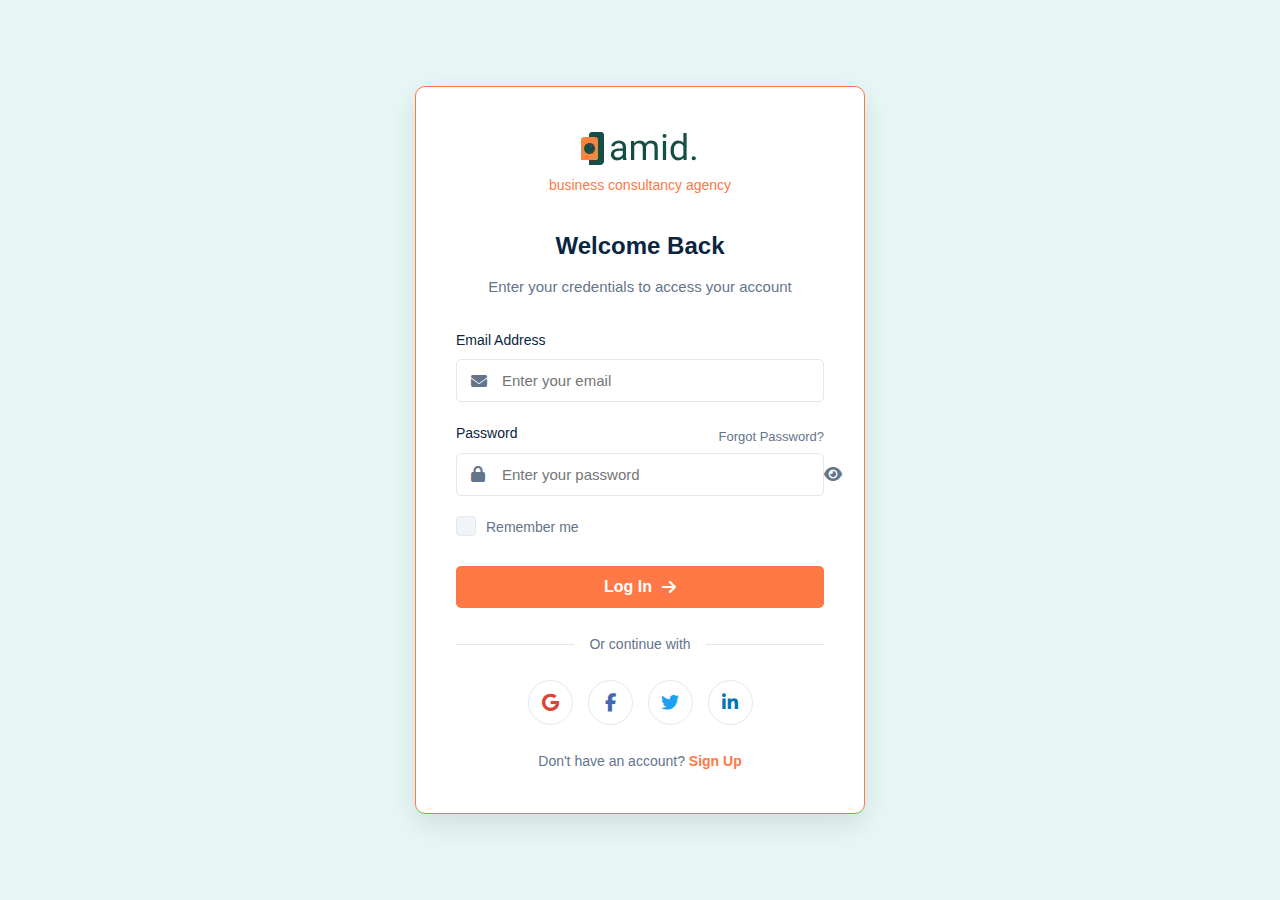
<file: login-page.html>
<!DOCTYPE html>
<html lang="en">
<head>
    <meta charset="UTF-8">
    <meta name="viewport" content="width=device-width, initial-scale=1.0">
    <title>Login - Amid Business Consultancy</title>
    <link rel="stylesheet" href="https://cdnjs.cloudflare.com/ajax/libs/font-awesome/6.4.0/css/all.min.css">
    <style>
        /* Base styles */
* {
    margin: 0;
    padding: 0;
    box-sizing: border-box;
}

body {
    font-family: 'Inter', -apple-system, BlinkMacSystemFont, 'Segoe UI', Roboto, Oxygen, Ubuntu, Cantarell, 'Open Sans', 'Helvetica Neue', sans-serif;
    line-height: 1.6;
    color: #0a2540;
    background-color: #e6f7f5;
    min-height: 100vh;
    display: flex;
    justify-content: center;
    align-items: center;
    padding: 20px;
}

/* Login Container */
.login-container {
    width: 100%;
    max-width: 450px;
}

.login-card {
    background-color: white;
    border-radius: 10px;
    border: 1px solid #ff7846;
    box-shadow: 0 10px 30px rgba(0, 0, 0, 0.1);
    padding: 40px;
}

/* Logo Section */
.logo-section {
    text-align: center;
    margin-bottom: 30px;
}

.logo {
    display: flex;
    align-items: center;
    justify-content: center;
    gap: 5px;
    margin-bottom: 5px;
}

.logo-icon {
    color: #ff7846;
    font-size: 24px;
}

.logo-text {
    font-size: 28px;
    font-weight: 700;
    color: #0a2540;
}

.tagline {
    color: #ff7846;
    font-size: 14px;
}

/* Login Form */
.login-title {
    font-size: 24px;
    font-weight: 700;
    color: #0a2540;
    margin-bottom: 10px;
    text-align: center;
}

.login-subtitle {
    color: #64748b;
    text-align: center;
    margin-bottom: 30px;
    font-size: 15px;
}

.login-form {
    margin-bottom: 25px;
}

.form-group {
    margin-bottom: 20px;
}

label {
    display: block;
    margin-bottom: 8px;
    font-weight: 500;
    color: #0a2540;
    font-size: 14px;
}

.password-label-row {
    display: flex;
    justify-content: space-between;
    align-items: center;
}

.forgot-password {
    font-size: 13px;
    color: #64748b;
    text-decoration: none;
    transition: color 0.3s ease;
}

.forgot-password:hover {
    color: #ff7846;
}

.input-with-icon {
    position: relative;
}

.input-with-icon i {
    position: absolute;
    left: 15px;
    top: 50%;
    transform: translateY(-50%);
    color: #64748b;
}

.input-with-icon input {
    width: 100%;
    padding: 12px 15px 12px 45px;
    border: 1px solid #e2e8f0;
    border-radius: 5px;
    font-size: 15px;
    transition: border-color 0.3s ease, box-shadow 0.3s ease;
}

.input-with-icon input:focus {
    outline: none;
    border-color: #ff7846;
    box-shadow: 0 0 0 3px rgba(255, 120, 70, 0.2);
}

.toggle-password {
    position: absolute;
    right: 15px;
    top: 50%;
    transform: translateY(-50%);
    background: none;
    border: none;
    color: #64748b;
    cursor: pointer;
    font-size: 16px;
}

/* Remember Me Checkbox */
.remember-me {
    display: flex;
    align-items: center;
}

.checkbox-container {
    display: flex;
    align-items: center;
    position: relative;
    padding-left: 30px;
    cursor: pointer;
    font-size: 14px;
    color: #64748b;
    user-select: none;
}

.checkbox-container input {
    position: absolute;
    opacity: 0;
    cursor: pointer;
    height: 0;
    width: 0;
}

.checkmark {
    position: absolute;
    top: 0;
    left: 0;
    height: 20px;
    width: 20px;
    background-color: #f1f5f9;
    border: 1px solid #e2e8f0;
    border-radius: 4px;
}

.checkbox-container:hover input ~ .checkmark {
    background-color: #e2e8f0;
}

.checkbox-container input:checked ~ .checkmark {
    background-color: #ff7846;
    border-color: #ff7846;
}

.checkmark:after {
    content: "";
    position: absolute;
    display: none;
}

.checkbox-container input:checked ~ .checkmark:after {
    display: block;
}

.checkbox-container .checkmark:after {
    left: 7px;
    top: 3px;
    width: 5px;
    height: 10px;
    border: solid white;
    border-width: 0 2px 2px 0;
    transform: rotate(45deg);
}

/* Login Button */
.login-btn {
    background-color: #ff7846;
    color: white;
    border: none;
    border-radius: 5px;
    padding: 12px 25px;
    font-size: 16px;
    font-weight: 600;
    cursor: pointer;
    width: 100%;
    display: flex;
    justify-content: center;
    align-items: center;
    gap: 10px;
    transition: all 0.3s ease;
}

.login-btn:hover {
    background-color: #e56a3d;
    transform: translateY(-3px);
    box-shadow: 0 5px 15px rgba(255, 120, 70, 0.3);
}

.login-btn i {
    transition: transform 0.3s ease;
}

.login-btn:hover i {
    transform: translateX(5px);
}

/* Divider */
.divider {
    display: flex;
    align-items: center;
    margin: 25px 0;
}

.divider::before,
.divider::after {
    content: "";
    flex: 1;
    border-bottom: 1px solid #e2e8f0;
}

.divider span {
    padding: 0 15px;
    color: #64748b;
    font-size: 14px;
}

/* Social Login */
.social-login {
    display: flex;
    justify-content: center;
    gap: 15px;
    margin-bottom: 25px;
}

.social-btn {
    width: 45px;
    height: 45px;
    border-radius: 50%;
    border: 1px solid #e2e8f0;
    background-color: white;
    display: flex;
    align-items: center;
    justify-content: center;
    cursor: pointer;
    transition: all 0.3s ease;
}

.social-btn:hover {
    transform: translateY(-3px);
    box-shadow: 0 5px 15px rgba(0, 0, 0, 0.1);
}

.social-btn i {
    font-size: 18px;
}

.social-btn.google i {
    color: #DB4437;
}

.social-btn.facebook i {
    color: #4267B2;
}

.social-btn.twitter i {
    color: #1DA1F2;
}

.social-btn.linkedin i {
    color: #0077B5;
}

/* Sign Up Text */
.signup-text {
    text-align: center;
    color: #64748b;
    font-size: 14px;
}

.signup-link {
    color: #ff7846;
    font-weight: 600;
    text-decoration: none;
    transition: color 0.3s ease;
}

.signup-link:hover {
    color: #e56a3d;
    text-decoration: underline;
}

/* Modal Styles */
.modal {
    display: none;
    position: fixed;
    top: 0;
    left: 0;
    width: 100%;
    height: 100%;
    background-color: rgba(0, 0, 0, 0.5);
    z-index: 1000;
    justify-content: center;
    align-items: center;
}

.modal-content {
    background-color: white;
    padding: 40px;
    border-radius: 10px;
    max-width: 400px;
    width: 90%;
    position: relative;
    text-align: center;
}

.close-btn {
    position: absolute;
    top: 15px;
    right: 20px;
    font-size: 24px;
    cursor: pointer;
    color: #64748b;
}

.success-message {
    text-align: center;
    color: #10b981;
}

.success-message i {
    font-size: 60px;
    margin-bottom: 20px;
}

.success-message h2 {
    color: #0a2540;
    margin-bottom: 10px;
}

.success-message p {
    color: #64748b;
}

/* Responsive Styles */
@media (max-width: 480px) {
    .login-card {
        padding: 30px 20px;
    }
    
    .login-title {
        font-size: 22px;
    }
    
    .social-btn {
        width: 40px;
        height: 40px;
    }
}
    </style>
</head>
<body>
    <div class="login-container">
        <div class="login-card">
            <div class="logo-section">
                <div class="logo">
                    <img src="./imgs/Logo.webp" alt="logo">
                </div>
                <p class="tagline">business consultancy agency</p>
            </div>
            
            <h1 class="login-title">Welcome Back</h1>
            <p class="login-subtitle">Enter your credentials to access your account</p>
            
            <form id="loginForm" class="login-form">
                <div class="form-group">
                    <label for="email">Email Address</label>
                    <div class="input-with-icon">
                        <i class="fas fa-envelope"></i>
                        <input type="email" id="email" name="email" placeholder="Enter your email" required>
                    </div>
                </div>
                
                <div class="form-group">
                    <div class="password-label-row">
                        <label for="password">Password</label>
                        <a href="#" class="forgot-password" aria-label="forgot-password">Forgot Password?</a>
                    </div>
                    <div class="input-with-icon">
                        <i class="fas fa-lock"></i>
                        <input type="password" id="password" name="password" placeholder="Enter your password" required>
                        <button type="button" class="toggle-password" aria-label="Toggle password visibility">
                            <i class="fas fa-eye"></i>
                        </button>
                    </div>
                </div>
                
                <div class="form-group remember-me">
                    <label class="checkbox-container">
                        <input type="checkbox" id="remember" name="remember">
                        <span class="checkmark"></span>
                        Remember me
                    </label>
                </div>
                
                <button type="submit" class="login-btn">
                    Log In
                    <i class="fas fa-arrow-right"></i>
                </button>
            </form>
            
            <div class="divider">
                <span>Or continue with</span>
            </div>
            
            <div class="social-login">
                <button class="social-btn google">
                    <i class="fab fa-google"></i>
                </button>
                <button class="social-btn facebook">
                    <i class="fab fa-facebook-f"></i>
                </button>
                <button class="social-btn twitter">
                    <i class="fab fa-twitter"></i>
                </button>
                <button class="social-btn linkedin">
                    <i class="fab fa-linkedin-in"></i>
                </button>
            </div>
            
            <p class="signup-text">
                Don't have an account? <a href="sign-up.html" class="signup-link" aria-label="sign-up">Sign Up</a>
            </p>
        </div>
    </div>
    
    <!-- Success Modal -->
    <div class="modal" id="successModal">
        <div class="modal-content">
            <span class="close-btn">&times;</span>
            <div class="success-message">
                <i class="fas fa-check-circle"></i>
                <h2>Login Successful!</h2>
                <p>You are being redirected to your dashboard...</p>
            </div>
        </div>
    </div>
    
    <script>
        document.addEventListener('DOMContentLoaded', function() {
    // Get DOM elements
    const loginForm = document.getElementById('loginForm');
    const emailInput = document.getElementById('email');
    const passwordInput = document.getElementById('password');
    const togglePasswordBtn = document.querySelector('.toggle-password');
    const successModal = document.getElementById('successModal');
    const closeBtn = document.querySelector('.close-btn');
    const loginBtn = document.querySelector('login-btn')
    
    // Toggle password visibility
    togglePasswordBtn.addEventListener('click', function() {
        const type = passwordInput.getAttribute('type') === 'password' ? 'text' : 'password';
        passwordInput.setAttribute('type', type);
        
        // Toggle eye icon
        const eyeIcon = this.querySelector('i');
        eyeIcon.classList.toggle('fa-eye');
        eyeIcon.classList.toggle('fa-eye-slash');
    });
    
    // Handle form submission
    loginForm.addEventListener('submit', function(event) {
        event.preventDefault();
        
        // Simple validation
        const email = emailInput.value.trim();
        const password = passwordInput.value.trim();
        
        if (email === '' || !isValidEmail(email)) {
            showError(emailInput, 'Please enter a valid email address');
            return;
        }
        
        if (password === '' || password.length < 6) {
            showError(passwordInput, 'Password must be at least 6 characters');
            return;
        }
        
        // Show success modal
        successModal.style.display = 'flex';
        
        // Simulate redirect after 3 seconds
        setTimeout(function() {
            window.location.href = '#dashboard'; // Replace with actual dashboard URL
        }, 3000);
    });
    
    // Close modal when close button is clicked
    closeBtn.addEventListener('click', function() {
        successModal.style.display = 'none';
    });
    
    // Close modal when clicking outside the modal content
    window.addEventListener('click', function(event) {
        if (event.target === successModal) {
            successModal.style.display = 'none';
        }
    });
    
    // Function to show error
    function showError(input, message) {
        const formGroup = input.closest('.form-group');
        
        // Remove existing error message if any
        const existingError = formGroup.querySelector('.error-message');
        if (existingError) {
            existingError.remove();
        }
        
        // Add error class to input
        input.classList.add('error');
        
        // Create and append error message
        const errorMessage = document.createElement('p');
        errorMessage.className = 'error-message';
        errorMessage.textContent = message;
        formGroup.appendChild(errorMessage);
        
        // Focus on the input
        input.focus();
        
        // Remove error when input changes
        input.addEventListener('input', function() {
            input.classList.remove('error');
            const error = formGroup.querySelector('.error-message');
            if (error) {
                error.remove();
            }
        }, { once: true });
    }
    
    // Function to validate email
    function isValidEmail(email) {
        const re = /^(([^<>()\[\]\\.,;:\s@"]+(\.[^<>()\[\]\\.,;:\s@"]+)*)|(".+"))@((\[[0-9]{1,3}\.[0-9]{1,3}\.[0-9]{1,3}\.[0-9]{1,3}])|(([a-zA-Z\-0-9]+\.)+[a-zA-Z]{2,}))$/;
        return re.test(email);
    }
    
    // Add animation to form elements
    function animateFormElements() {
        const formElements = document.querySelectorAll('.form-group, .login-btn, .divider, .social-login, .signup-text');
        
        formElements.forEach((element, index) => {
            element.style.opacity = '0';
            element.style.transform = 'translateY(20px)';
            element.style.transition = `opacity 0.5s ease ${index * 0.1}s, transform 0.5s ease ${index * 0.1}s`;
            
            setTimeout(() => {
                element.style.opacity = '1';
                element.style.transform = 'translateY(0)';
            }, 100);
        });
    }
    
    // Run animation on page load
    animateFormElements();
    
    // Add CSS for input error styling
    const style = document.createElement('style');
    style.textContent = `
        .input-with-icon input.error {
            border-color: #ef4444;
        }
        
        .error-message {
            color: #ef4444;
            font-size: 12px;
            margin-top: 5px;
        }
    `;
    document.head.appendChild(style);
});
    </script>
</body>
</html>
</file>
